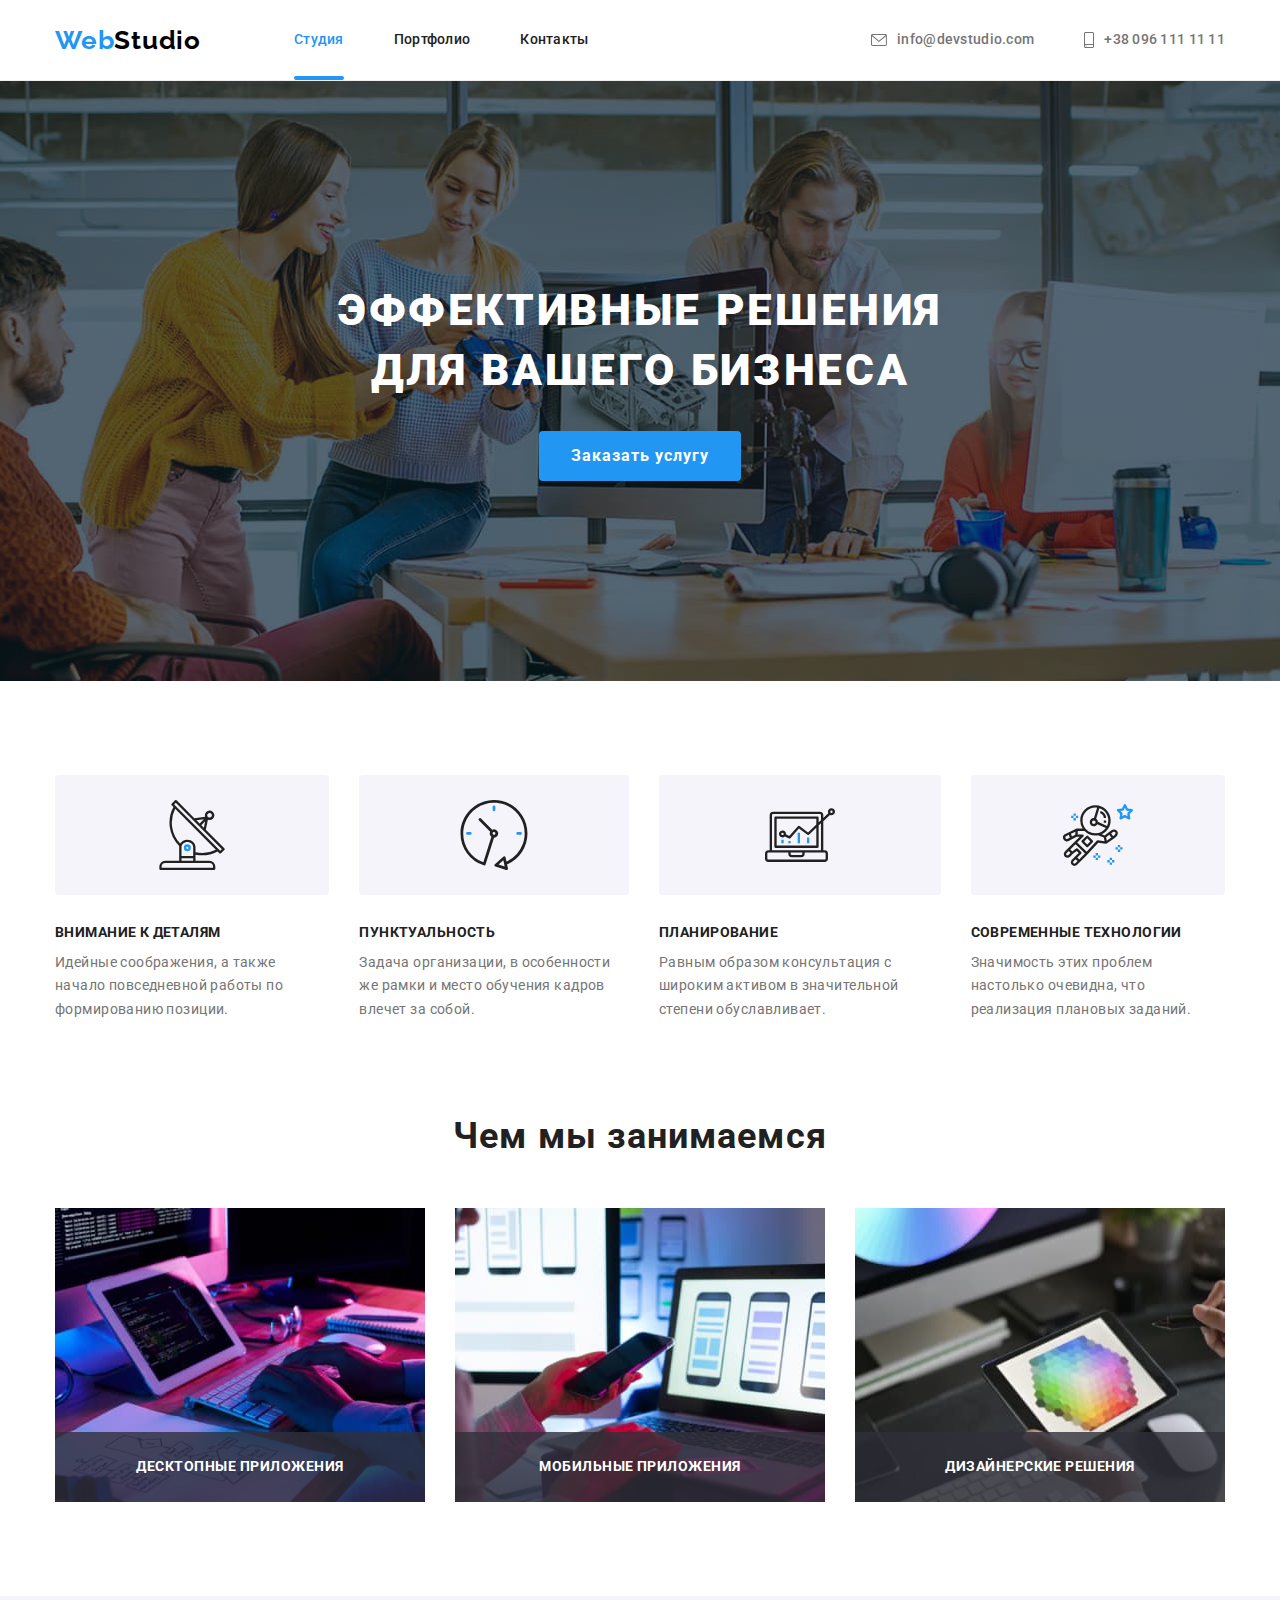
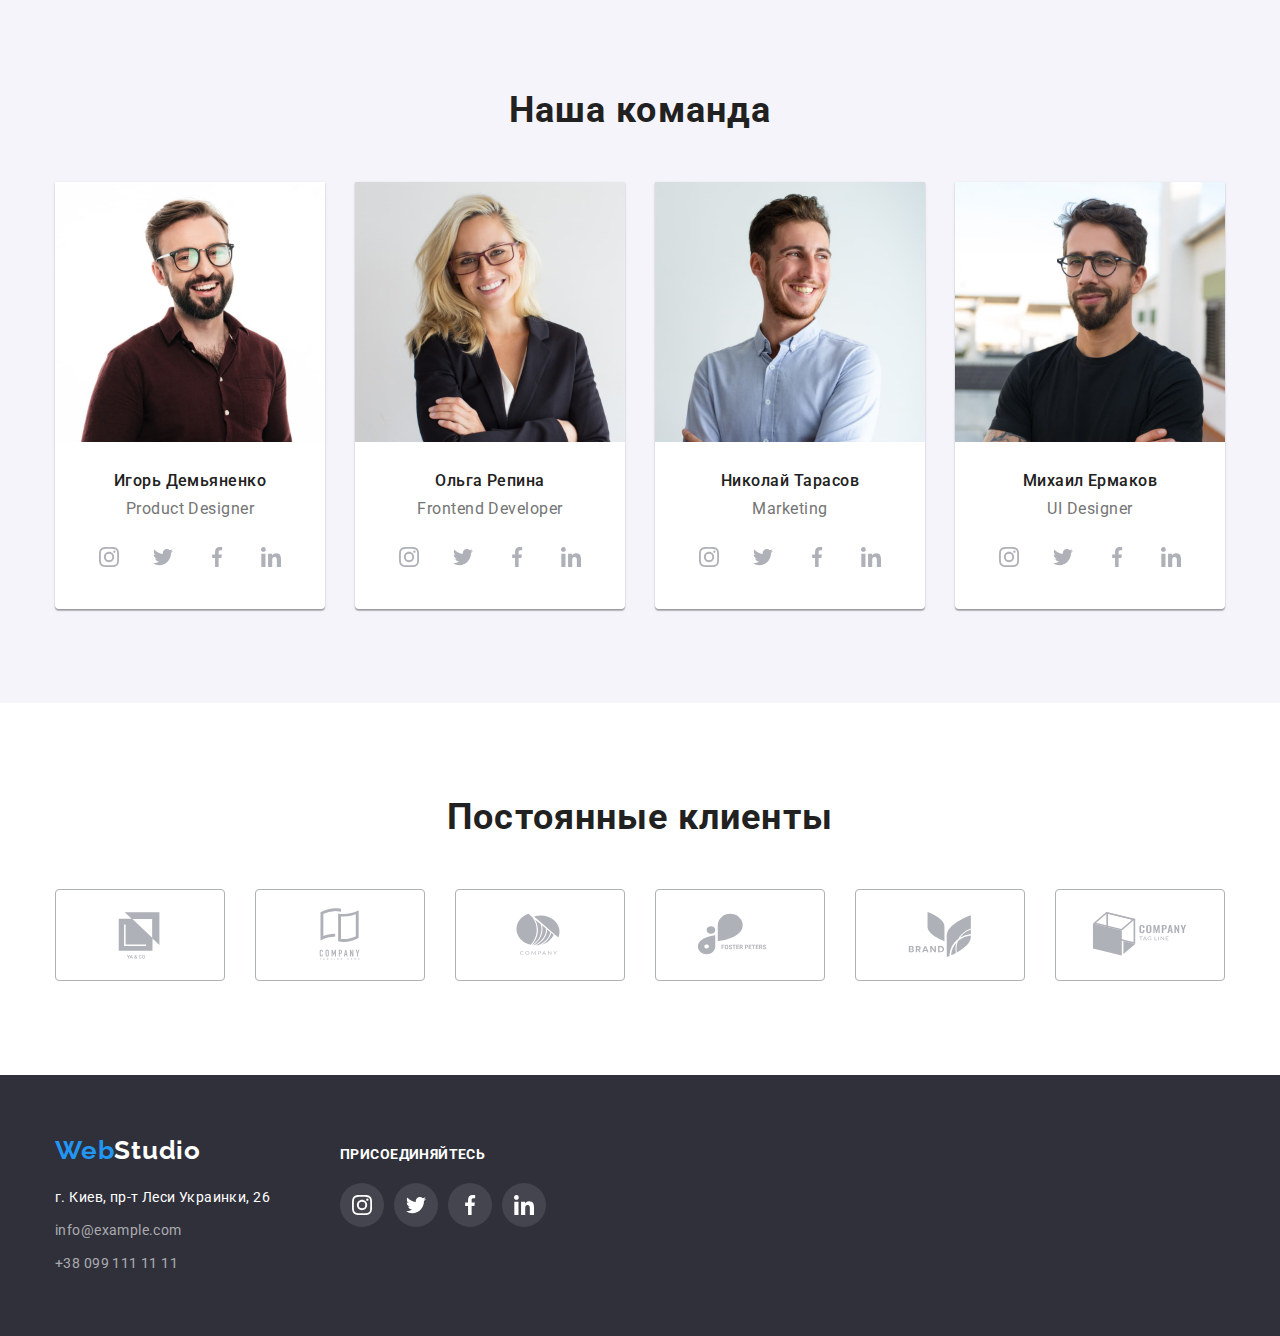
<file: index.html>
<!DOCTYPE html>
<html lang="ru">
  <head>
    <meta charset="UTF-8" />
    <meta http-equiv="X-UA-Compatible" content="IE=edge" />
    <meta name="viewport" content="width=device-width, initial-scale=1.0" />
    <title>Студия</title>
    <link
      rel="stylesheet"
      href="https://cdnjs.cloudflare.com/ajax/libs/modern-normalize/1.1.0/modern-normalize.min.css"
    />
    <link rel="stylesheet" href="./css/style.css" />
    <link
      href="https://fonts.googleapis.com/css2?family=Raleway:wght@400;700&family=Roboto:wght@400;500;700;900&display=swap"
      rel="stylesheet"
    />
  </head>
  <body>
    <header class="top">
      <!-- nav-sec -->
      <div class="container head">
        <nav class="panel-nav">
          <a class="logo" href="/">
            <span class="web">Web</span><span class="studio">Studio</span>
          </a>
          <ul class="nav-item">
            <li><a class="current" href="./index.html">Студия</a></li>
            <li><a href="./portfolio.html">Портфолио</a></li>
            <li><a href="">Контакты</a></li>
          </ul>
        </nav>
        <ul class="nav-contact">
          <li class="mail">
            <a href="mailto:info@devstudio.com">
              <svg class="con-icon" width="16" height="12">
                <use href="img/icon.svg#envelope"></use>
              </svg>
              info@devstudio.com
            </a>
          </li>
          <li class="telephone">
            <a href="tel:+380961111111">
              <svg class="con-icon" width="10" height="16">
                <use href="img/icon.svg#smartphone"></use>
              </svg>
              +38 096 111 11 11
            </a>
          </li>
        </ul>
      </div>
    </header>
    <main>
      <!-- hero -->

      <section class="section basic-theme">
        <div class="back">
          <div class="container hero">
            <h1 class="hero-title">Эффективные решения для вашего бизнеса</h1>
            <button type="button" class="button one"  data-modal-open>Заказать услугу</button>
          </div>
        </div>
      </section>

      <!-- peculiarities -->

      <section class="section peculiarities">
        <div class="container">
          <ul class="pec-list">
            <li class="pec-item">
              <div class="pec-icon-block">
                <svg class="pec-icon">
                  <use href="img/icon.svg#antenna"></use>
                </svg>
              </div>
              <h3 class="pec-head">Внимание к деталям</h3>
              <p class="pec-parag">
                Идейные соображения, а также начало повседневной работы по
                формированию позиции.
              </p>
            </li>
            <li class="pec-item">
              <div class="pec-icon-block">
                <svg class="pec-icon">
                  <use href="img/icon.svg#clock"></use>
                </svg>
              </div>
              <h3 class="pec-head">Пунктуальность</h3>
              <p class="pec-parag">
                Задача организации, в особенности же рамки и место обучения
                кадров влечет за собой.
              </p>
            </li>
            <li class="pec-item">
              <div class="pec-icon-block">
                <svg class="pec-icon">
                  <use href="img/icon.svg#diagram"></use>
                </svg>
              </div>
              <h3 class="pec-head">Планирование</h3>
              <p class="pec-parag">
                Равным образом консультация с широким активом в значительной
                степени обуславливает.
              </p>
            </li>
            <li class="pec-item">
              <div class="pec-icon-block">
                <svg class="pec-icon">
                  <use href="img/icon.svg#astronaut"></use>
                </svg>
              </div>
              <h3 class="pec-head">Современные технологии</h3>
              <p class="pec-parag">
                Значимость этих проблем настолько очевидна, что реализация
                плановых заданий.
              </p>
            </li>
          </ul>
        </div>
      </section>

      <!-- what we do -->

      <section class="section wwd">
        <div class="container">
          <h2 class="wwd-title">Чем мы занимаемся</h2>
          <ul class="wwd-list">
            <li class="wwd-item">
              <div class="wwd-card">
                <div class="wwd-meta">
                ДЕСКТОПНЫЕ ПРИЛОЖЕНИЯ</div>
              <img src="./img/img1.jpg" alt="программирование" width="370" />
            </div>
            </li>
            <li class="wwd-item">
                <div class="wwd-card">
                  <div class="wwd-meta">
                  МОБИЛЬНЫЕ ПРИЛОЖЕНИЯ</div>
                <img
                  src="./img/img2.jpg"
                  alt="разработка мобильных приложений"
                  width="370"
                />
               </div>
            </li>
            <li class="wwd-item">
              <div class="wwd-card">
              <div class="wwd-meta">ДИЗАЙНЕРСКИЕ РЕШЕНИЯ</div>
              <img src="./img/img3.jpg" alt="графический дизайн" width="370" />
            </div>
            </li>
          </ul>
        </div>
      </section>

      <!-- our team -->

      <section class="section team">
        <div class="container">
          <h2 class="team-title">Наша команда</h2>
          <ul class="team-list">
            <li class="team-item">
              <img
                src="./img/igor.jpg"
                alt="Фото Игорь Демьяненко"
                width="270"
              />
              <div class="team-card">
                <h3 class="name">Игорь Демьяненко</h3>
                <p class="position">Product Designer</p>
                <ul class="soc-media">
                  <li class="soc-media-item">
                    <a href="/" class="link-icon">
                      <svg class="soc-media-icon" width="20" height="20">
                        <use href="img/icon.svg#instagram"></use>
                      </svg>
                    </a>
                  </li>
                  <li class="soc-media-item">
                    <a href="/" class="link-icon">
                      <svg class="soc-media-icon" width="20" height="20">
                        <use href="img/icon.svg#twitter"></use>
                      </svg>
                    </a>
                  </li>
                  <li class="soc-media-item">
                    <a href="/" class="link-icon">
                      <svg class="soc-media-icon" width="20" height="20">
                        <use href="img/icon.svg#facebook"></use>
                      </svg>
                    </a>
                  </li>
                  <li class="soc-media-item">
                    <a href="/" class="link-icon">
                      <svg class="soc-media-icon" width="20" height="20">
                        <use href="img/icon.svg#linkedin"></use>
                      </svg>
                    </a>
                  </li>
                </ul>
              </div>
            </li>
            <li class="team-item">
              <img src="./img/olga.jpg" alt="Фото Ольга Репина" width="270" />
              <div class="team-card">
                <h3 class="name">Ольга Репина</h3>
                <p class="position">Frontend Developer</p>
                <ul class="soc-media">
                  <li class="soc-media-item">
                    <a href="/" class="link-icon">
                      <svg class="soc-media-icon" width="20" height="20">
                        <use href="img/icon.svg#instagram"></use>
                      </svg>
                    </a>
                  </li>
                  <li class="soc-media-item">
                    <a href="/" class="link-icon">
                      <svg class="soc-media-icon" width="20" height="20">
                        <use href="img/icon.svg#twitter"></use>
                      </svg>
                    </a>
                  </li>
                  <li class="soc-media-item">
                    <a href="/" class="link-icon">
                      <svg class="soc-media-icon" width="20" height="20">
                        <use href="img/icon.svg#facebook"></use>
                      </svg>
                    </a>
                  </li>
                  <li class="soc-media-item">
                    <a href="/" class="link-icon">
                      <svg class="soc-media-icon" width="20" height="20">
                        <use href="img/icon.svg#linkedin"></use>
                      </svg>
                    </a>
                  </li>
                </ul>
              </div>
            </li>
            <li class="team-item">
              <img
                src="./img/nikolay.jpg"
                alt="Фото Николай Тарасов"
                width="270"
              />
              <div class="team-card">
                <h3 class="name">Николай Тарасов</h3>
                <p class="position">Marketing</p>
                <ul class="soc-media">
                  <li class="soc-media-item">
                    <a href="/" class="link-icon">
                      <svg class="soc-media-icon" width="20" height="20">
                        <use href="img/icon.svg#instagram"></use>
                      </svg>
                    </a>
                  </li>
                  <li class="soc-media-item">
                    <a href="/" class="link-icon">
                      <svg class="soc-media-icon" width="20" height="20">
                        <use href="img/icon.svg#twitter"></use>
                      </svg>
                    </a>
                  </li>
                  <li class="soc-media-item">
                    <a href="/" class="link-icon">
                      <svg class="soc-media-icon" width="20" height="20">
                        <use href="img/icon.svg#facebook"></use>
                      </svg>
                    </a>
                  </li>
                  <li class="soc-media-item">
                    <a href="/" class="link-icon">
                      <svg class="soc-media-icon" width="20" height="20">
                        <use href="img/icon.svg#linkedin"></use>
                      </svg>
                    </a>
                  </li>
                </ul>
              </div>
            </li>
            <li class="team-item">
              <img src="./img/mike.jpg" alt="Фото Михаил Ермаков" width="270" />
              <div class="team-card">
                <h3 class="name">Михаил Ермаков</h3>
                <p class="position">UI Designer</p>
                <ul class="soc-media">
                  <li class="soc-media-item">
                    <a href="/" class="link-icon">
                      <svg class="soc-media-icon" width="20" height="20">
                        <use href="img/icon.svg#instagram"></use>
                      </svg>
                    </a>
                  </li>
                  <li class="soc-media-item">
                    <a href="/" class="link-icon">
                      <svg class="soc-media-icon" width="20" height="20">
                        <use href="img/icon.svg#twitter"></use>
                      </svg>
                    </a>
                  </li>
                  <li class="soc-media-item">
                    <a href="/" class="link-icon">
                      <svg class="soc-media-icon" width="20" height="20">
                        <use href="img/icon.svg#facebook"></use>
                      </svg>
                    </a>
                  </li>
                  <li class="soc-media-item">
                    <a href="/" class="link-icon">
                      <svg class="soc-media-icon" width="20" height="20">
                        <use href="img/icon.svg#linkedin"></use>
                      </svg>
                    </a>
                  </li>
                </ul>
              </div>
            </li>
          </ul>
        </div>
      </section>

      <!-- regular clients -->

      <section class="section">
        <div class="container">
          <h2 class="client-title">Постоянные клиенты</h2>
          <ul class="client-list">
            <li class="client-item">
              <a class="client-link" href="/">
                <svg class="client-icon" width="106" height="60">
                  <use href="img/icon.svg#union"></use>
                </svg>
              </a>
            </li>
            <li class="client-item">
              <a class="client-link" href="/">
                <svg class="client-icon" width="106" height="60">
                  <use href="img/icon.svg#union2"></use>
                </svg>
              </a>
            </li>
            <li class="client-item">
              <a class="client-link" href="/">
                <svg class="client-icon" width="106" height="60">
                  <use href="img/icon.svg#union3"></use>
                </svg>
              </a>
            </li>
            <li class="client-item">
              <a class="client-link" href="/">
                <svg class="client-icon" width="106" height="60">
                  <use href="img/icon.svg#union4"></use>
                </svg>
              </a>
            </li>
            <li class="client-item">
              <a class="client-link" href="/">
                <svg class="client-icon" width="106" height="60">
                  <use href="img/icon.svg#union5"></use>
                </svg>
              </a>
            </li>
            <li class="client-item">
              <a class="client-link" href="/">
                <svg class="client-icon" width="106" height="60">
                  <use href="img/icon.svg#union6"></use>
                </svg>
              </a>
            </li>
          </ul>
        </div>
      </section>
    </main>
    <footer class="footer">
      <div class="footer-sec container connection">
        <div>
          <a class="logo" href="/">
            <span class="web">Web</span
            ><span class="studio-footer">Studio</span>
          </a>

          <!-- connection -->

          <address>
            г. Киев, пр-т Леси Украинки, 26
            <ul class="connection-list">
              <li class="conn-item email">
                <a href="mailto:info@example.com">info@example.com</a>
              </li>
              <li class="conn-item fone">
                <a href="tel:+380991111111">+38 099 111 11 11</a>
              </li>
            </ul>
          </address>
        </div>

        <div class="join">
          <h3 class="join-title">ПРИСОЕДИНЯЙТЕСЬ</h3>
          <ul class="soc-media">
            <li class="soc-media-item">
              <a href="/" class="link-icon">
                <svg class="soc-media-icon" width="20" height="20">
                  <use href="img/icon.svg#instagram"></use>
                </svg>
              </a>
            </li>
            <li class="soc-media-item">
              <a href="/" class="link-icon">
                <svg class="soc-media-icon" width="20" height="20">
                  <use href="img/icon.svg#twitter"></use>
                </svg>
              </a>
            </li>
            <li class="soc-media-item">
              <a href="/" class="link-icon">
                <svg class="soc-media-icon" width="20" height="20">
                  <use href="img/icon.svg#facebook"></use>
                </svg>
              </a>
            </li>
            <li class="soc-media-item">
              <a href="/" class="link-icon">
                <svg class="soc-media-icon" width="20" height="20">
                  <use href="img/icon.svg#linkedin"></use>
                </svg>
              </a>
            </li>
          </ul>
        </div>  
      </div>
    </footer>

    <!-- modal window -->

    <div class="backdrop is-hidden" data-modal>
      <div class="modal">
        <button class="button-close" data-modal-close>
          <svg class="modal-close-icon" width="18" height="18">
            <use href="img/icon.svg#close">
          </svg></button>
        
      </div>
    </div>
    <script src="./js/modal.js"></script>
  </body>
</html>
</file>
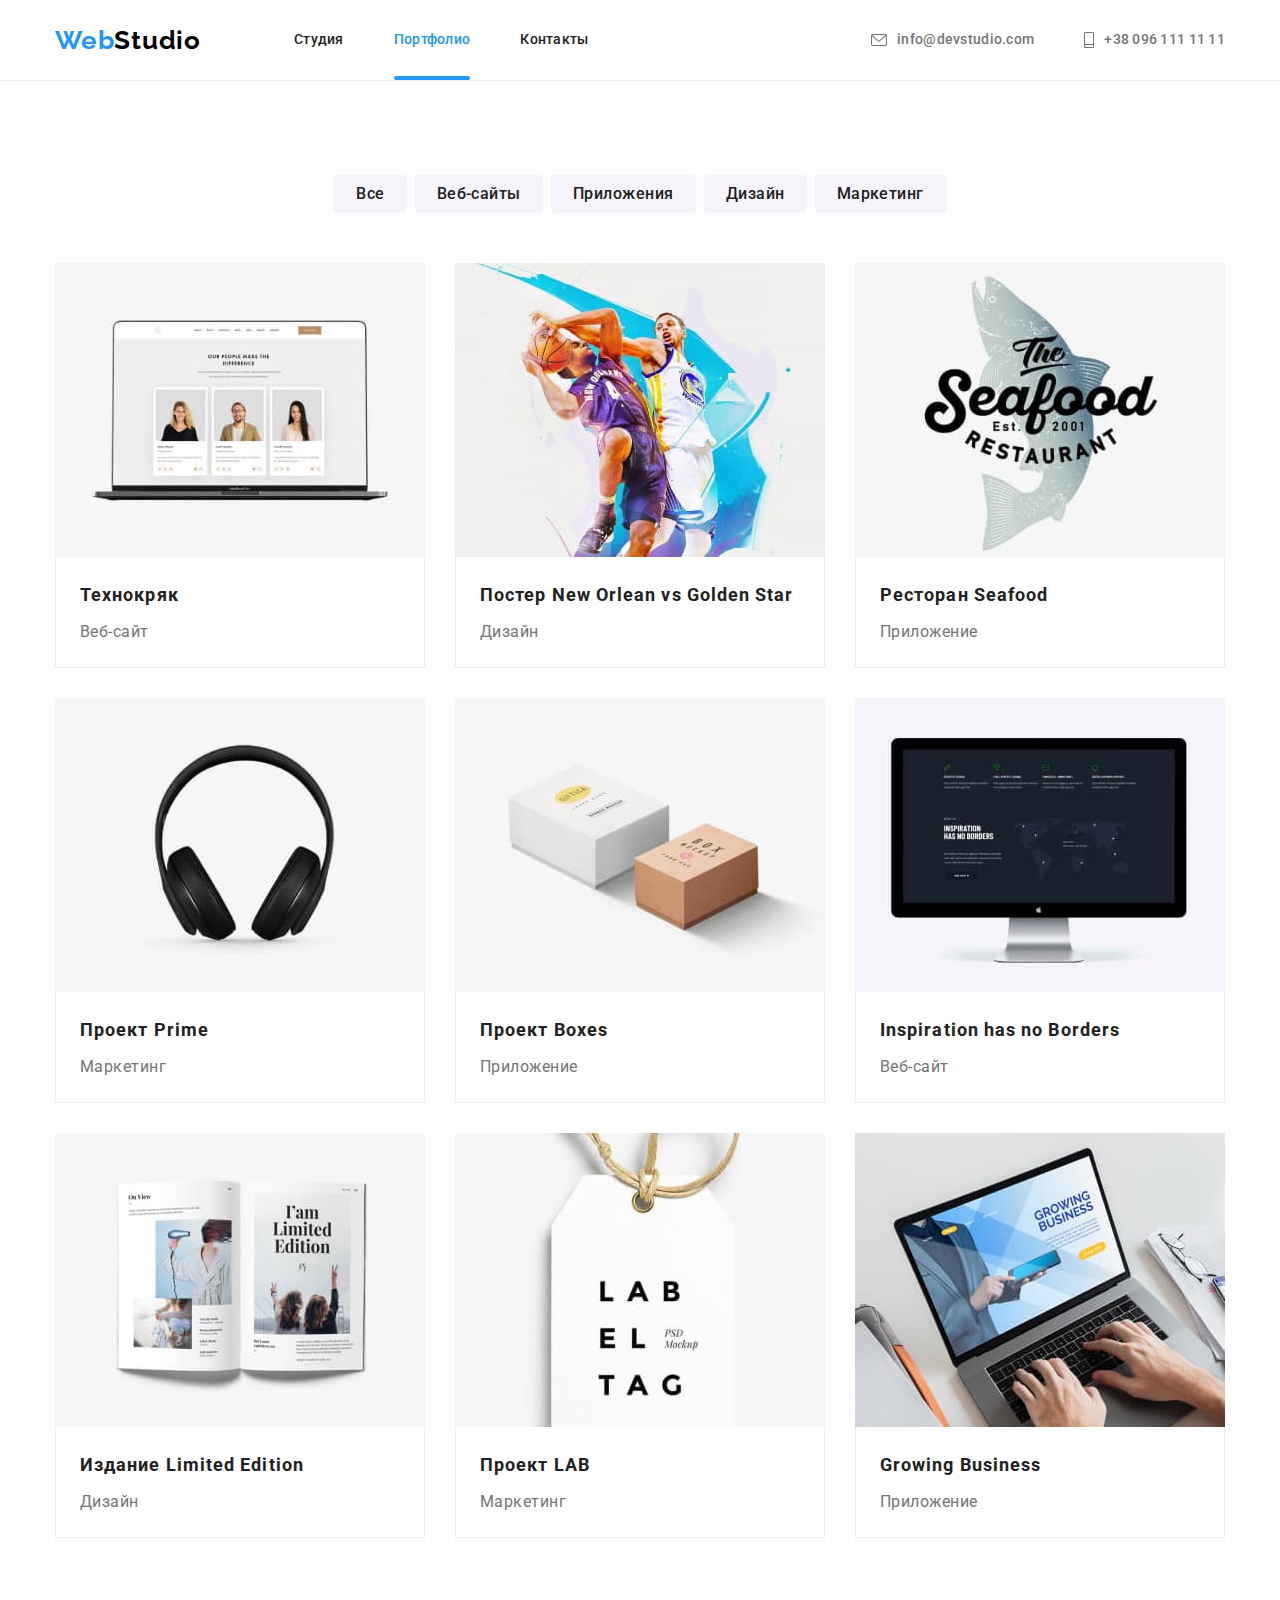
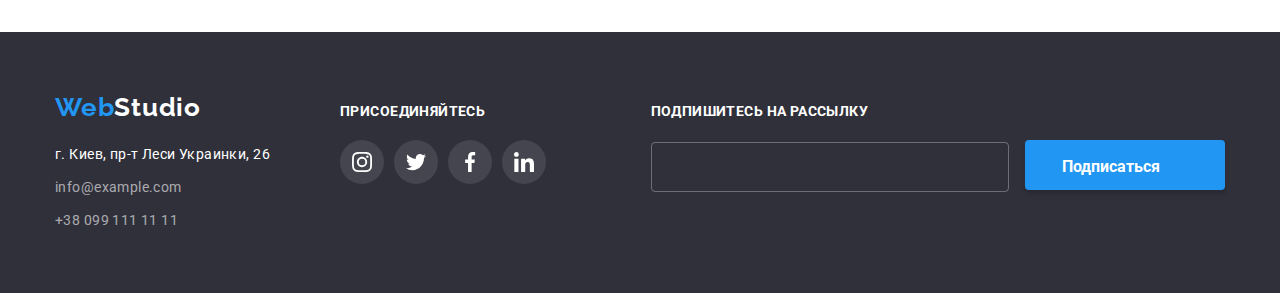
<file: portfolio.html>
<!DOCTYPE html>
<html lang="en">
  <head>
    <meta charset="UTF-8" />
    <meta http-equiv="X-UA-Compatible" content="IE=edge" />
    <meta name="viewport" content="width=device-width, initial-scale=1.0" />
    <title>Портфолио</title>
    <link
      rel="stylesheet"
      href="https://cdnjs.cloudflare.com/ajax/libs/modern-normalize/1.1.0/modern-normalize.min.css"
    />
    <link rel="stylesheet" href="./css/style.css" />
    <link
      href="https://fonts.googleapis.com/css2?family=Raleway:wght@400;700&family=Roboto:wght@400;500;700;900&display=swap"
      rel="stylesheet"
    />
  </head>
  <body>
    <header class="top">
      <!-- nav-sec -->
      <div class="container head">
        <nav class="panel-nav">
          <a class="logo" href="/">
            <span class="web">Web</span><span class="studio">Studio</span>
          </a>
          <ul class="nav-item">
            <li><a href="./index.html">Студия</a></li>
            <li>
              <a class="current" href="./portfolio.html">Портфолио</a>
            </li>
            <li><a href="">Контакты</a></li>
          </ul>
        </nav>
        <ul class="nav-contact">
          <li class="mail">
            <a href="mailto:info@devstudio.com">
              <svg class="con-icon" width="16" height="12">
                <use href="img/icon.svg#envelope"></use>
              </svg>
              info@devstudio.com
            </a>
          </li>
          <li class="telephone">
            <a href="tel:+380961111111">
              <svg class="con-icon" width="10" height="16">
                <use href="img/icon.svg#smartphone"></use>
              </svg>
              +38 096 111 11 11
            </a>
          </li>
        </ul>
      </div>
    </header>

    <main>
      <!-- poject -->
      <section class="section">
        <!-- <h1>Фильтр</h1> -->
        <div class="container">
          <ul class="filter">
            <li class="filter-item">
              <button type="button" class="button-port">Все</button>
            </li>
            <li class="filter-item">
              <button type="button" class="button-port">Веб-сайты</button>
            </li>
            <li class="filter-item">
              <button type="button" class="button-port">Приложения</button>
            </li>
            <li class="filter-item">
              <button type="button" class="button-port">Дизайн</button>
            </li>
            <li class="filter-item">
              <button type="button" class="button-port">Маркетинг</button>
            </li>
          </ul>
          <ul class="our-project">
            <li class="project-item">
              <a class="project-link" href="/">
                <div class="project-card">
                  <div class="project-meta">
                    Lorem ipsum dolor, sit amet consectetur adipisicing elit.
                    Expedita aut ipsam ullam distinctio ratione fugiat sunt.
                    Quia obcaecati inventore laboriosam aperiam beatae aut
                    facilis fugit?
                  </div>
                  <img
                    src="./img/laptop.jpg"
                    alt="Картинка ноутбук"
                    width="370"
                    height="294"
                  />
                </div>
                <div class="project-info">
                  <h2 class="name-project">Технокряк</h2>
                  <p class="product">Веб-сайт</p>
                </div>
              </a>
            </li>
            <li class="project-item">
              <a class="project-link" href="/">
                <div class="project-card">
                  <div class="project-meta">
                    Lorem ipsum dolor, sit amet consectetur adipisicing elit.
                    Expedita aut ipsam ullam distinctio ratione fugiat sunt.
                    Quia obcaecati inventore laboriosam aperiam beatae aut
                    facilis fugit?
                  </div>
                  <img
                    src="./img/poster.jpg"
                    alt="Картинка баскетбольный постер"
                    width="370"
                    height="294"
                  />
                </div>
                <div class="project-info">
                  <h2 class="name-project">Постер New Orlean vs Golden Star</h2>
                  <p class="product">Дизайн</p>
                </div>
              </a>
            </li>
            <li class="project-item">
              <a class="project-link" href="/">
                <div class="project-card">
                  <div class="project-meta">
                    Lorem ipsum dolor, sit amet consectetur adipisicing elit.
                    Expedita aut ipsam ullam distinctio ratione fugiat sunt.
                    Quia obcaecati inventore laboriosam aperiam beatae aut
                    facilis fugit?
                  </div>
                  <img
                    src="./img/seafoodlogo.jpg"
                    alt="Картинга логотипа ресто"
                    width="370"
                    height="294"
                  />
                </div>
                <div class="project-info">
                  <h2 class="name-project">Ресторан Seafood</h2>
                  <p class="product">Приложение</p>
                </div>
              </a>
            </li>
            <li class="project-item">
              <a class="project-link" href="/">
                <div class="project-card">
                  <div class="project-meta">
                    Lorem ipsum dolor, sit amet consectetur adipisicing elit.
                    Expedita aut ipsam ullam distinctio ratione fugiat sunt.
                    Quia obcaecati inventore laboriosam aperiam beatae aut
                    facilis fugit?
                  </div>
                  <img
                    src="./img/headphone.jpg"
                    alt="Наушники"
                    width="370"
                    height="294"
                  />
                </div>
                <div class="project-info">
                  <h2 class="name-project">Проект Prime</h2>
                  <p class="product">Маркетинг</p>
                </div>
              </a>
            </li>
            <li class="project-item">
              <a class="project-link" href="/">
                <div class="project-card">
                  <div class="project-meta">
                    Lorem ipsum dolor, sit amet consectetur adipisicing elit.
                    Expedita aut ipsam ullam distinctio ratione fugiat sunt.
                    Quia obcaecati inventore laboriosam aperiam beatae aut
                    facilis fugit?
                  </div>
                  <img
                    src="./img/projectboxes.jpg"
                    alt="Картинка коробки"
                    width="370"
                    height="294"
                  />
                </div>
                <div class="project-info">
                  <h2 class="name-project">Проект Boxes</h2>
                  <p class="product">Приложение</p>
                </div>
              </a>
            </li>
            <li class="project-item">
              <a class="project-link" href="/">
                <div class="project-card">
                  <div class="project-meta">
                    Lorem ipsum dolor, sit amet consectetur adipisicing elit.
                    Expedita aut ipsam ullam distinctio ratione fugiat sunt.
                    Quia obcaecati inventore laboriosam aperiam beatae aut
                    facilis fugit?
                  </div>
                  <img
                    src="./img/monoblock.jpg "
                    alt="Картинка моноблок"
                    width="370"
                    height="294"
                  />
                </div>
                <div class="project-info">
                  <h2 class="name-project">Inspiration has no Borders</h2>
                  <p class="product">Веб-сайт</p>
                </div>
              </a>
            </li>
            <li class="project-item">
              <a class="project-link" href="/">
                <div class="project-card">
                  <div class="project-meta">
                    Lorem ipsum dolor, sit amet consectetur adipisicing elit.
                    Expedita aut ipsam ullam distinctio ratione fugiat sunt.
                    Quia obcaecati inventore laboriosam aperiam beatae aut
                    facilis fugit?
                  </div>
                  <img
                    src="./img/magazines.jpg"
                    alt="Картинка журнала"
                    width="370"
                    height="294"
                  />
                </div>
                <div class="project-info">
                  <h2 class="name-project">Издание Limited Edition</h2>
                  <p class="product">Дизайн</p>
                </div>
              </a>
            </li>
            <li class="project-item">
              <a class="project-link" href="/">
                <div class="project-card">
                  <div class="project-meta">
                    Lorem ipsum dolor, sit amet consectetur adipisicing elit.
                    Expedita aut ipsam ullam distinctio ratione fugiat sunt.
                    Quia obcaecati inventore laboriosam aperiam beatae aut
                    facilis fugit?
                  </div>
                  <img
                    src="./img/projectlab.jpg"
                    alt="Картинка бирки LAB"
                    width="370"
                    height="294"
                  />
                </div>
                <div class="project-info">
                  <h2 class="name-project">Проект LAB</h2>
                  <p class="product">Маркетинг</p>
                </div>
              </a>
            </li>
            <li class="project-item">
              <a class="project-link" href="/">
                <div class="project-card">
                  <div class="project-meta">
                    Lorem ipsum dolor, sit amet consectetur adipisicing elit.
                    Expedita aut ipsam ullam distinctio ratione fugiat sunt.
                    Quia obcaecati inventore laboriosam aperiam beatae aut
                    facilis fugit?
                  </div>
                  <img
                    src="./img/laptop2.jpg"
                    alt="Картинка работы за ноутбуком"
                    width="370"
                    height="294"
                  />
                </div>
                <div class="project-info">
                  <h2 class="name-project">Growing Business</h2>
                  <p class="product">Приложение</p>
                </div>
              </a>
            </li>
          </ul>
        </div>
      </section>
    </main>

    <footer class="footer">
      <div class="footer-sec container connection">
        <div>
          <a class="logo" href="/">
            <span class="web">Web</span
            ><span class="studio-footer">Studio</span>
          </a>

          <!-- connection -->

          <address>
            г. Киев, пр-т Леси Украинки, 26
            <ul class="connection-list">
              <li class="conn-item email">
                <a href="mailto:info@example.com">info@example.com</a>
              </li>
              <li class="conn-item fone">
                <a href="tel:+380991111111">+38 099 111 11 11</a>
              </li>
            </ul>
          </address>
        </div>

        <div class="join">
          <h3 class="join-title">ПРИСОЕДИНЯЙТЕСЬ</h3>
          <ul class="soc-media">
            <li class="soc-media-item">
              <a href="/" class="link-icon">
                <svg class="soc-media-icon" width="20" height="20">
                  <use href="img/icon.svg#instagram"></use>
                </svg>
              </a>
            </li>
            <li class="soc-media-item">
              <a href="/" class="link-icon">
                <svg class="soc-media-icon" width="20" height="20">
                  <use href="img/icon.svg#twitter"></use>
                </svg>
              </a>
            </li>
            <li class="soc-media-item">
              <a href="/" class="link-icon">
                <svg class="soc-media-icon" width="20" height="20">
                  <use href="img/icon.svg#facebook"></use>
                </svg>
              </a>
            </li>
            <li class="soc-media-item">
              <a href="/" class="link-icon">
                <svg class="soc-media-icon" width="20" height="20">
                  <use href="img/icon.svg#linkedin"></use>
                </svg>
              </a>
            </li>
          </ul>
        </div>
        <div role="join-form" class="join-form">
          <h3 class="join-title">ПОДПИШИТЕСЬ НА РАССЫЛКУ</h3>
          <label for="subscribe"></label>
          <input type"email" id="subscribe" class="subscribe">
          <button class="subscribe-btn">
            Подписаться
            <svg class="subscribe-icon" width="24" height="24">
              <use href=""></use>
            </svg>
          </button>
        </div>
      </div>
    </footer>
  </body>
</html>
</file>
<file: css/style.css>
:root {
  --basic-text-color: #212121;
  --secondary-text-color: #757575;
  --accented-text-color: #2196f3;
  --icon-color: #afb1b8;
}
body {
  font-family: Roboto, sans-serif;
  color: #212121;
  letter-spacing: 0.03em;
}
.section {
  padding-top: 94px;
  padding-bottom: 94px;
}
.container {
  width: 1200px;
  margin: 0 auto;
  padding-left: 15px;
  padding-right: 15px;
  /* background-color: tomato; */
}
h1,
h2,
h3,
p {
  margin-bottom: 0;
  margin-top: 0;
}
ul,
li {
  padding: 0;
  margin: 0;
}
img {
  display: block;
}
/* navigation sec  */
.top {
  border-bottom: 1px solid #eeeeee;
}
header {
  background-color: #ffffff;
}
ul {
  list-style: none;
}
.container.head {
  display: flex;
  align-items: center;
}
.logo {
  text-decoration: none;
  font-family: Raleway, sans-serif;
  font-weight: 700;
  font-size: 26px;
  letter-spacing: 0.03em;
  line-height: 1.19;
}
.panel-nav > .logo {
  margin-right: 93px;
}
.web {
  color: var(--accented-text-color);
}
.studio {
  color: #000000;
}
.panel-nav .link.current {
  color: var(--accented-text-color);
}
.panel-nav {
  display: flex;
  align-items: center;
}
.nav-item {
  display: flex;
  font-weight: 500;
  font-size: 14px;
  line-height: 1.14;
  letter-spacing: 0.02em;
  color: #212121;
  cursor: pointer;
}
.nav-item li {
  position: relative;
}
.current::after {
  content: "";
  position: absolute;
  bottom: 0;
  display: block;
  width: 100%;
  height: 4px;
  border-radius: 2px;
  background-color: var(--accented-text-color);
}
.nav-item li:not(:first-child) {
  margin-left: 50px;
}
.nav-item a {
  display: block;
  padding-top: 32px;
  padding-bottom: 32px;
  color: inherit;
  text-decoration: none;
  transition: color 250ms cubic-bezier(0.4, 0, 0.2, 1);
}
.nav-item a.current {
  color: var(--accented-text-color);
}
.nav-item a:hover,
.nav-item a:focus {
  color: var(--accented-text-color);
}
.nav-contact {
  display: flex;
  margin-left: auto;
}
.nav-contact li:not(:first-child) {
  margin-left: 50px;
}
.nav-contact a {
  text-decoration: none;
  font-weight: 500;
  font-size: 14px;
  line-height: 1.14;
  letter-spacing: 0.02em;
  cursor: pointer;
  fill: var(--secondary-text-color);
  color: var(--secondary-text-color);
  transition: color 250ms cubic-bezier(0.4, 0, 0.2, 1),
    fill 250ms cubic-bezier(0.4, 0, 0.2, 1);
}
.con-icon {
  margin-right: 10px;
}
.nav-contact a:hover,
.nav-contact a:focus {
  color: var(--accented-text-color);
  fill: var(--accented-text-color);
}
.mail a,
.telephone a {
  display: flex;
  align-items: center;
}

/* hero */

.basic-theme {
  margin: 0 auto;
  max-width: 1600px;
  text-align: center;
  justify-content: center;
  background-color: #2f303a;
  padding-top: 0px;
  padding-bottom: 0px;
}
.hero {
  padding-top: 200px;
  padding-bottom: 200px;
}

.hero-title {
  margin-left: auto;
  margin-right: auto;
  max-width: 696px;
  margin-bottom: 30px;
  font-weight: 900;
  font-size: 44px;
  line-height: 1.36;
  letter-spacing: 0.06em;
  text-transform: uppercase;
  color: #ffffff;
}
.back {
  margin-left: auto;
  margin-right: auto;
  background-image: linear-gradient(
      to right,
      rgba(7, 48, 58, 0.4),
      rgba(7, 48, 58, 0.4)
    ),
    url(../img/hero.jpg);
  background-position: center;
}
/* all button */

.button.one {
  padding: 10px 32px;
  font-weight: 700;
  font-size: 16px;
  line-height: 1.88;
  letter-spacing: 0.06em;
  cursor: pointer;
  color: #ffffff;
  background-color: var(--accented-text-color);
  border: 0px;
  border-radius: 4px;
  transition: background-color 250ms cubic-bezier(0.4, 0, 0.2, 1),
    box-shadow 250ms cubic-bezier(0.4, 0, 0.2, 1);
}
.button.one:hover,
.button.one:focus {
  background-color: #188ce8;
  box-shadow: 0px 4px 4px rgba(0, 0, 0, 0.15);
}
.button-port {
  padding: 6px 22px;
  font-weight: 500;
  font-size: 16px;
  line-height: 1.62;
  text-align: center;
  letter-spacing: 0.03em;
  background-color: #f5f4fa;
  color: var(--basic-text-color);
  border: none;
  border-radius: 4px;
  cursor: pointer;
  transition: background-color 250ms cubic-bezier(0.4, 0, 0.2, 1),
    box-shadow 250ms cubic-bezier(0.4, 0, 0.2, 1),
    color 250ms cubic-bezier(0.4, 0, 0.2, 1);
}
.button-port:hover,
.button-port:focus {
  color: #ffffff;
  background-color: var(--accented-text-color);
  box-shadow: 0px 3px 1px rgba(0, 0, 0, 0.1), 0px 1px 2px rgba(0, 0, 0, 0.08),
    0px 2px 2px rgba(0, 0, 0, 0.12);
}
/* peculiarities */
.pec-list {
  display: flex;
}

.pec-item:not(:last-child) {
  margin-right: 30px;
}

.pec-head {
  margin-bottom: 10px;
  font-weight: 700;
  font-size: 14px;
  line-height: 1.14;
  letter-spacing: 0.03em;
  text-transform: uppercase;
}
.pec-parag {
  font-weight: 400;
  font-size: 14px;
  line-height: 1.7;
  letter-spacing: 0.03em;
  color: #757575;
}
.pec-icon-block {
  display: flex;
  align-items: center;
  justify-content: center;
  /* width: 270px; */
  height: 120px;
  margin-bottom: 30px;
  background: #f5f4fa;
  border-radius: 4px;
}
.pec-icon {
  width: 70px;
  height: 70px;
}
/* what we do */
.section.wwd {
  padding-top: 0;
}
.wwd-list {
  display: flex;
}
.wwd-item:not(:last-child) {
  margin-right: 30px;
}
.wwd-card {
  position: relative;
}
.wwd-meta {
  position: absolute;
  display: flex;
  justify-content: center;
  align-items: center;
  bottom: 0;
  width: 100%;
  height: 70px;
  font-weight: 700;
  font-size: 14px;
  line-height: 1.14;
  text-align: center;
  color: #ffffff;
  background: rgba(47, 48, 58, 0.8);
}
.wwd-title {
  margin-bottom: 50px;
  font-weight: 700;
  font-size: 36px;
  line-height: 1.16;
  text-align: center;
  letter-spacing: 0.03em;
}
/* team */
.team-list {
  display: flex;
}
.team {
  background-color: #f5f4fa;
}
.team-title {
  margin-bottom: 50px;
  font-weight: 700;
  font-size: 36px;
  line-height: 1.16;
  text-align: center;
  letter-spacing: 0.03em;
}
.team-item {
  background: #ffffff;
  box-shadow: 0px 1px 3px rgba(0, 0, 0, 0.12), 0px 1px 1px rgba(0, 0, 0, 0.14),
    0px 2px 1px rgba(0, 0, 0, 0.2);
  border-radius: 0px 0px 4px 4px;
}
.team-item:not(:last-child) {
  margin-right: 30px;
}
.team-card {
  padding-top: 30px;
  padding-bottom: 30px;
}
.name {
  font-weight: 500;
  font-size: 16px;
  line-height: 1.18;
  text-align: center;
  letter-spacing: 0.03em;
}
.position {
  margin-top: 10px;
  font-weight: 400;
  font-size: 16px;
  line-height: 1.18;
  text-align: center;
  letter-spacing: 0.03em;
  color: var(--secondary-text-color);
}
.soc-media {
  margin-top: 16px;
  display: flex;
  justify-content: center;
  align-items: center;
}
.soc-media-item:not(:last-child) {
  margin-right: 10px;
}
.link-icon {
  display: flex;
  justify-content: center;
  align-items: center;
  height: 44px;
  width: 44px;
  border: none;
  border-radius: 50%;
  cursor: pointer;
  box-shadow: none;
  background-color: #ffffff;
  fill: var(--icon-color);
  transition: background-color 250ms cubic-bezier(0.4, 0, 0.2, 1),
    fill 250ms cubic-bezier(0.4, 0, 0.2, 1);
}
.link-icon:hover,
.link-icon:focus {
  background-color: var(--accented-text-color);
  fill: #ffffff;
}

/* regular clients */
.client-title {
  font-weight: 700;
  font-size: 36px;
  line-height: 1.16;
  text-align: center;
  letter-spacing: 0.03em;
  margin-bottom: 50px;
}
.client-list {
  display: flex;
}
.client-item:not(:last-child) {
  margin-right: 30px;
}
.client-link {
  display: flex;
  align-items: center;
  justify-content: center;
  width: 170px;
  height: 92px;
  border: 1px solid var(--icon-color);
  fill: var(--icon-color);
  border-radius: 4px;
  transition: border-color 250ms cubic-bezier(0.4, 0, 0.2, 1),
    fill 250ms cubic-bezier(0.4, 0, 0.2, 1);
}
.client-link:hover,
.client-link:focus {
  fill: var(--accented-text-color);
  border-color: var(--accented-text-color);
  cursor: pointer;
}

/* portfolio-page */
.filter {
  display: flex;
  margin-bottom: 50px;
  justify-content: center;
}
.filter-item:not(:last-child) {
  margin-right: 8px;
}
/* our project */
.our-project {
  display: flex;
  flex-wrap: wrap;
}
.project-item {
  width: calc((100% - 60px) / 3);
  margin-right: 30px;
  margin-bottom: 30px;
  background: #ffffff;
}
.project-item:nth-child(3n) {
  margin-right: 0;
}
.project-item:nth-last-child(-n + 3) {
  margin-bottom: 0;
}
.project-info {
  padding: 20px 24px;
  border-bottom: 1px solid #eeeeee;
  border-right: 1px solid #eeeeee;
  border-left: 1px solid #eeeeee;
}
.name-project {
  margin-bottom: 4px;
  font-weight: 700;
  font-size: 18px;
  line-height: 2;
  letter-spacing: 0.06em;
  color: var(--basic-text-color);
}
.product {
  font-weight: 400;
  font-size: 16px;
  line-height: 1.88;
  letter-spacing: 0.03em;
  color: var(--secondary-text-color);
}
.project-link {
  display: block;
  text-decoration: none;
  transition: box-shadow 250ms cubic-bezier(0.4, 0, 0.2, 1);
}
.project-link:hover,
.project-link:focus {
  box-shadow: 0px 1px 1px rgba(0, 0, 0, 0.12), 0px 4px 4px rgba(0, 0, 0, 0.06),
    1px 4px 6px rgba(0, 0, 0, 0.16);
}
.project-card {
  position: relative;
  overflow: hidden;
}
.project-meta {
  position: absolute;
  padding: 63px 24px;
  font-style: normal;
  font-weight: 400;
  font-size: 18px;
  line-height: 1.56;
  letter-spacing: 0.03em;
  color: #ffffff;
  background: rgba(33, 150, 243, 0.9);
  transform: translateY(100%);
  opacity: 0;
  pointer-events: none;
  transition: transform 250ms cubic-bezier(0.4, 0, 0.2, 1),
    opacity 250ms cubic-bezier(0.4, 0, 0.2, 1);
}
.project-link:hover .project-meta,
.project-link:focus .project-meta {
  transform: translateY(0);
  opacity: 1;
  pointer-events: all;
}
/* footer sec */
footer {
  padding-top: 60px;
  padding-bottom: 60px;
  background: #2f303a;
}
.footer-sec > .logo {
  display: inline-block;
  margin-bottom: 20px;
}
.studio-footer {
  color: #ffffff;
}
address {
  margin-top: 20px;
  font-style: normal;
  font-weight: 400;
  font-size: 14px;
  line-height: 1.71;
  letter-spacing: 0.03em;
  color: #ffffff;
}
.connection-list {
  margin-top: 9px;
}
.conn-item.fone {
  margin-top: 9px;
}
.conn-item a {
  font-weight: 400;
  font-size: 14px;
  line-height: 1.71;
  letter-spacing: 0.03em;
  color: rgba(255, 255, 255, 0.6);
  text-decoration: none;
  transition: color 250ms cubic-bezier(0.4, 0, 0.2, 1);
}
.conn-item a:focus,
.conn-item a:hover {
  color: var(--accented-text-color);
}
.connection {
  display: flex;
  align-items: baseline;
}
.join {
  margin-left: 70px;
}
.join-title {
  font-weight: 700;
  font-size: 14px;
  line-height: 1.14;
  letter-spacing: 0.03em;
  color: #ffffff;
  margin-bottom: 20px;
}
.join .link-icon {
  background: rgba(255, 255, 255, 0.1);
  fill: #ffffff;
  transition: background 250ms cubic-bezier(0.4, 0, 0.2, 1);
}
.join .link-icon:hover,
.join .link-icon:focus {
  background: var(--accented-text-color);
}
.join-form {
  margin-left: auto;
}
.subscribe {
  background-color: inherit;
  width: 358px;
  height: 50px;
  border: 1px solid rgba(255, 255, 255, 0.3);
  border-radius: 4px;
}
.subscribe-btn {
  width: 200px;
  height: 50px;
  margin-left: 12px;
  font-style: normal;
  font-weight: 700;
  font-size: 16px;
  line-height: 30px;
  color: #ffffff;
  background-color: var(--accented-text-color);
  box-shadow: 0px 4px 4px rgba(0, 0, 0, 0.15);
  border: none;
  border-radius: 4px;
}
/* modal window */

.backdrop.is-hidden {
  opacity: 0;
  pointer-events: none;
  transform: scale(1.2);
}
.backdrop.is-hidden .modal {
  transform: translate(-50%, -50%) scale(1.2);
  opacity: 0;
}
.backdrop {
  position: fixed;
  top: 0;
  left: 0;
  opacity: 1;
  transform: scale(1);
  transition: transform 250ms cubic-bezier(0.4, 0, 0.2, 1),
    opacity 250ms cubic-bezier(0.4, 0, 0.2, 1);
  height: 100%;
  width: 100%;
  background: rgba(0, 0, 0, 0.2);
}

.modal {
  position: absolute;
  top: 50%;
  left: 50%;
  opacity: 1;
  transform: translate(-50%, -50%);
  transition: transform 250ms cubic-bezier(0.4, 0, 0.2, 1),
    opacity 250ms cubic-bezier(0.4, 0, 0.2, 1);
  height: 581px;
  width: 528px;
  padding: 17px;
  background-color: #fff;
}
.button-close {
  display: flex;
  justify-content: center;
  align-items: center;
  margin-left: auto;
  width: 30px;
  height: 30px;
  border: 1px solid rgba(0, 0, 0, 0.1);
  border-radius: 50%;
}
</file>
